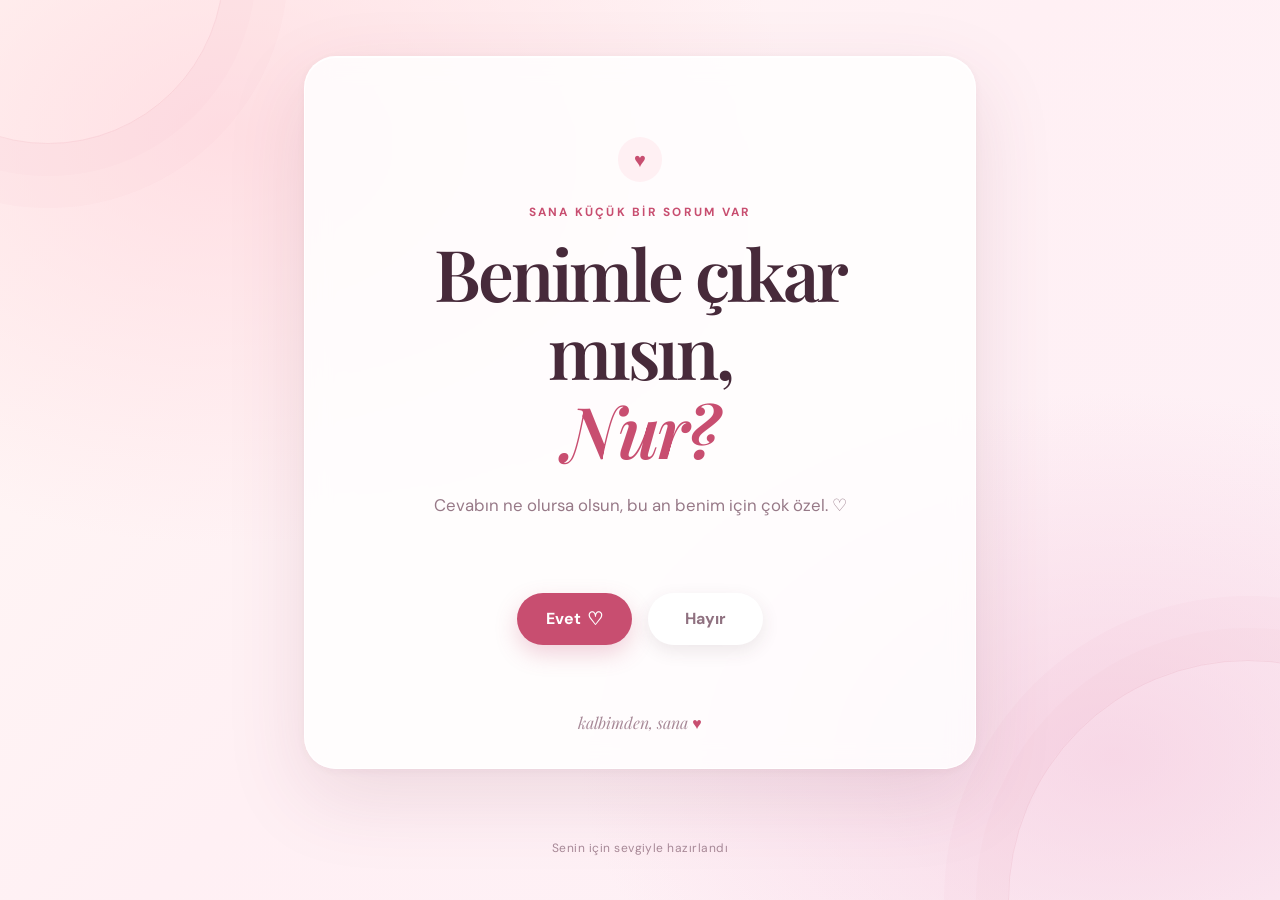
<file: index.html>
<!doctype html>
<html lang="tr">
  <head>
    <meta charset="utf-8" />
    <meta name="viewport" content="width=device-width, initial-scale=1" />
    <meta name="theme-color" content="#fff4f5" />
    <meta name="description" content="Nur için küçük bir soru…" />
    <title>Nur, benimle çıkar mısın?</title>
    <link rel="preconnect" href="https://fonts.googleapis.com" />
    <link rel="preconnect" href="https://fonts.gstatic.com" crossorigin />
    <link href="https://fonts.googleapis.com/css2?family=DM+Sans:wght@400;500;600;700&family=Playfair+Display:wght@500;600;700&display=swap" rel="stylesheet" />
    <link rel="stylesheet" href="styles.css" />
    <script src="proposal.js" defer></script>
  </head>
  <body class="proposal-page">
    <div class="ambient ambient-one" aria-hidden="true"></div>
    <div class="ambient ambient-two" aria-hidden="true"></div>
    <div id="heart-field" class="heart-field" aria-hidden="true"></div>
    <main class="proposal-shell">
      <section class="proposal-card" aria-labelledby="proposal-title">
        <div class="tiny-heart" aria-hidden="true">♥</div>
        <p class="eyebrow">Sana küçük bir sorum var</p>
        <h1 id="proposal-title">Benimle çıkar mısın,<br /><span>Nur?</span></h1>
        <p class="subline">Cevabın ne olursa olsun, bu an benim için çok özel. ♡</p>
        <div class="button-playground" id="button-playground">
          <a class="answer-button yes-button" id="yes-button" href="letter.html">Evet <span aria-hidden="true">♡</span></a>
          <button class="answer-button no-button" id="no-button" type="button">Hayır</button>
        </div>
        <p class="signature">kalbimden, sana <span aria-hidden="true">♥</span></p>
      </section>
      <p class="page-note">Senin için sevgiyle hazırlandı</p>
    </main>
  </body>
</html>
</file>
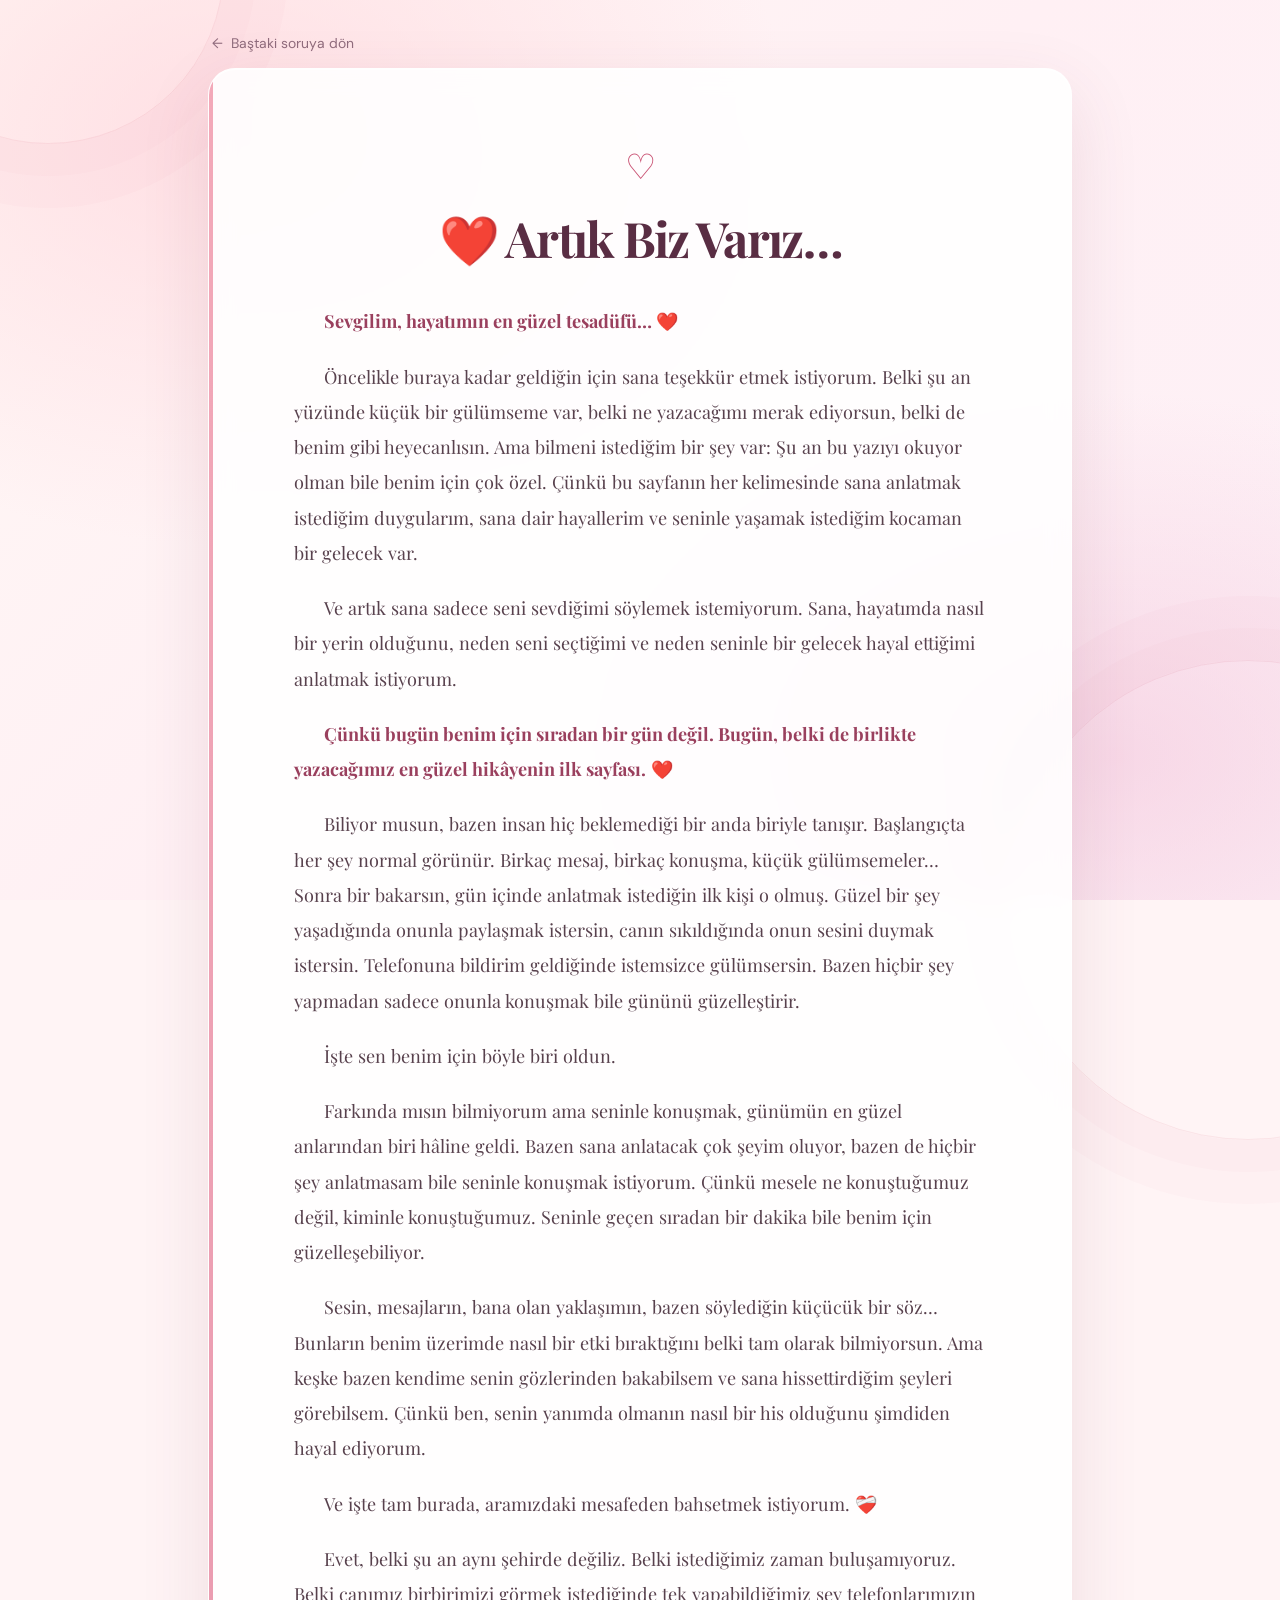
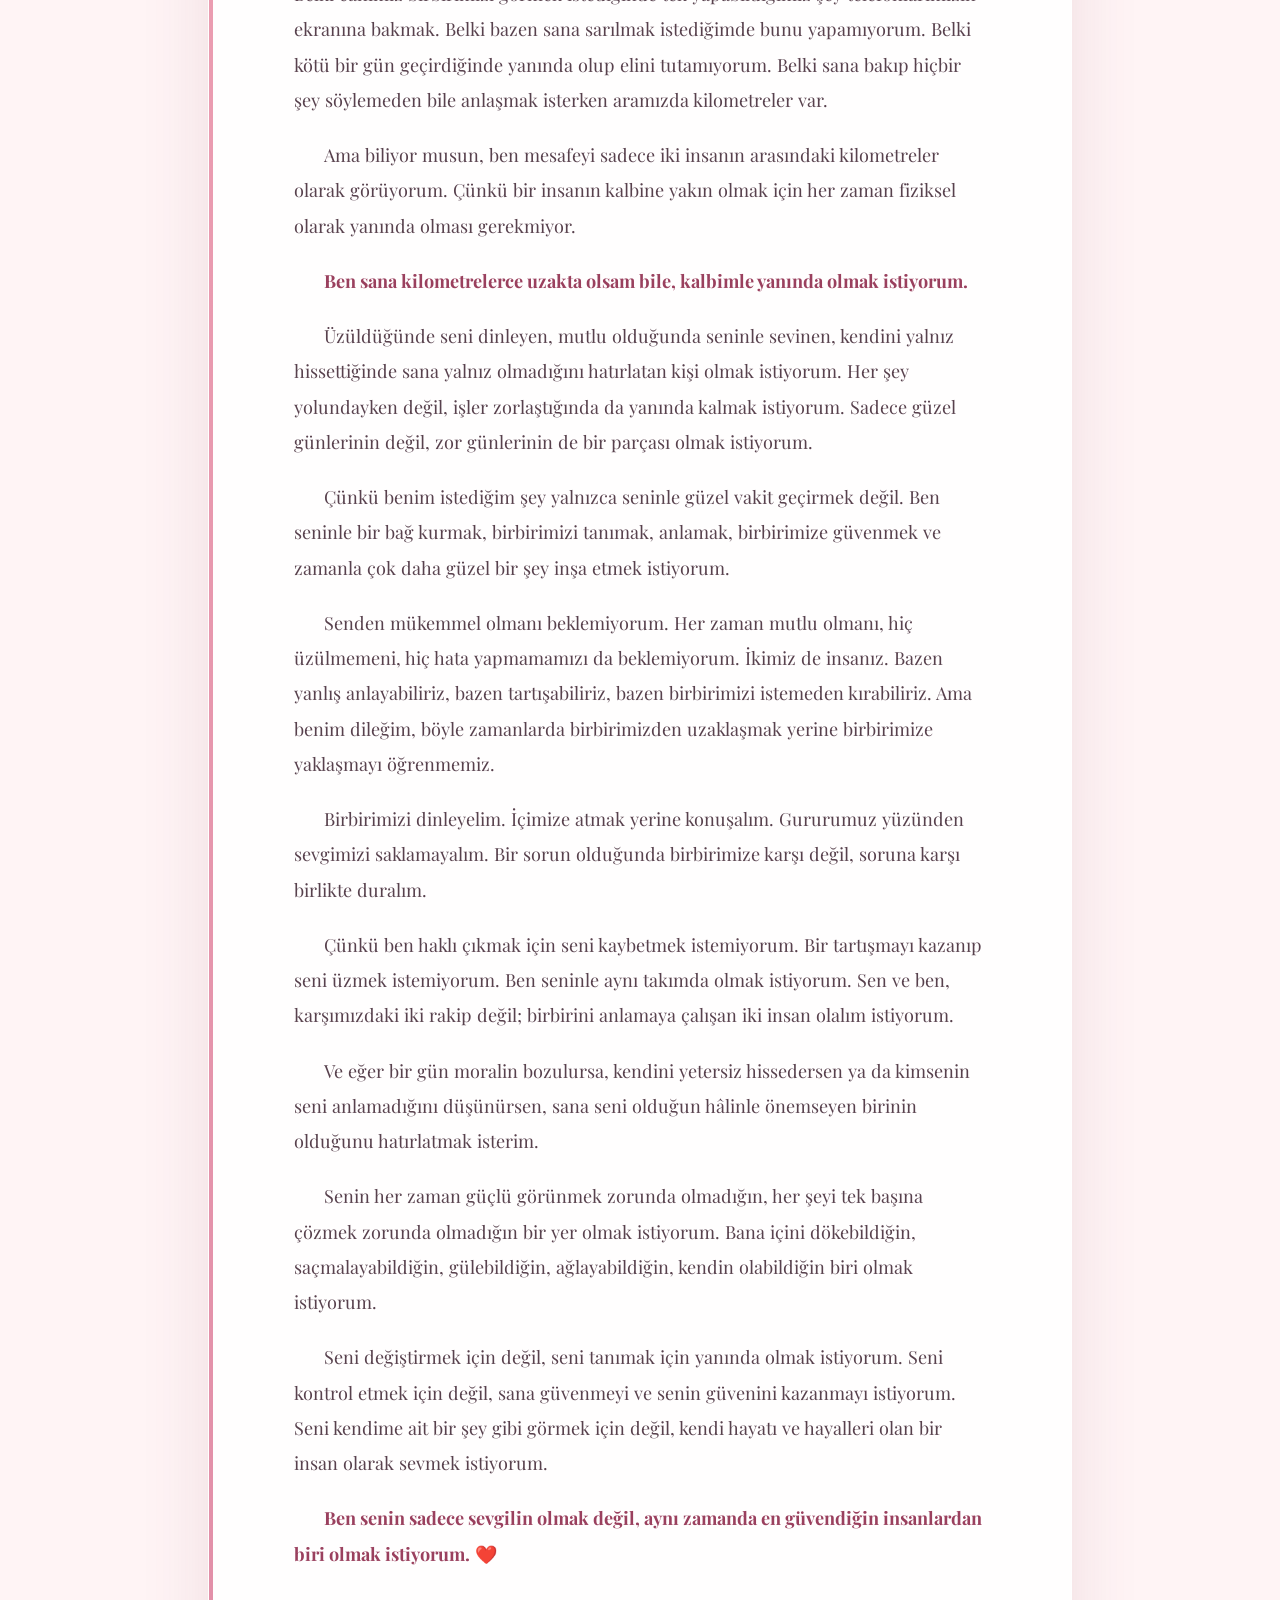
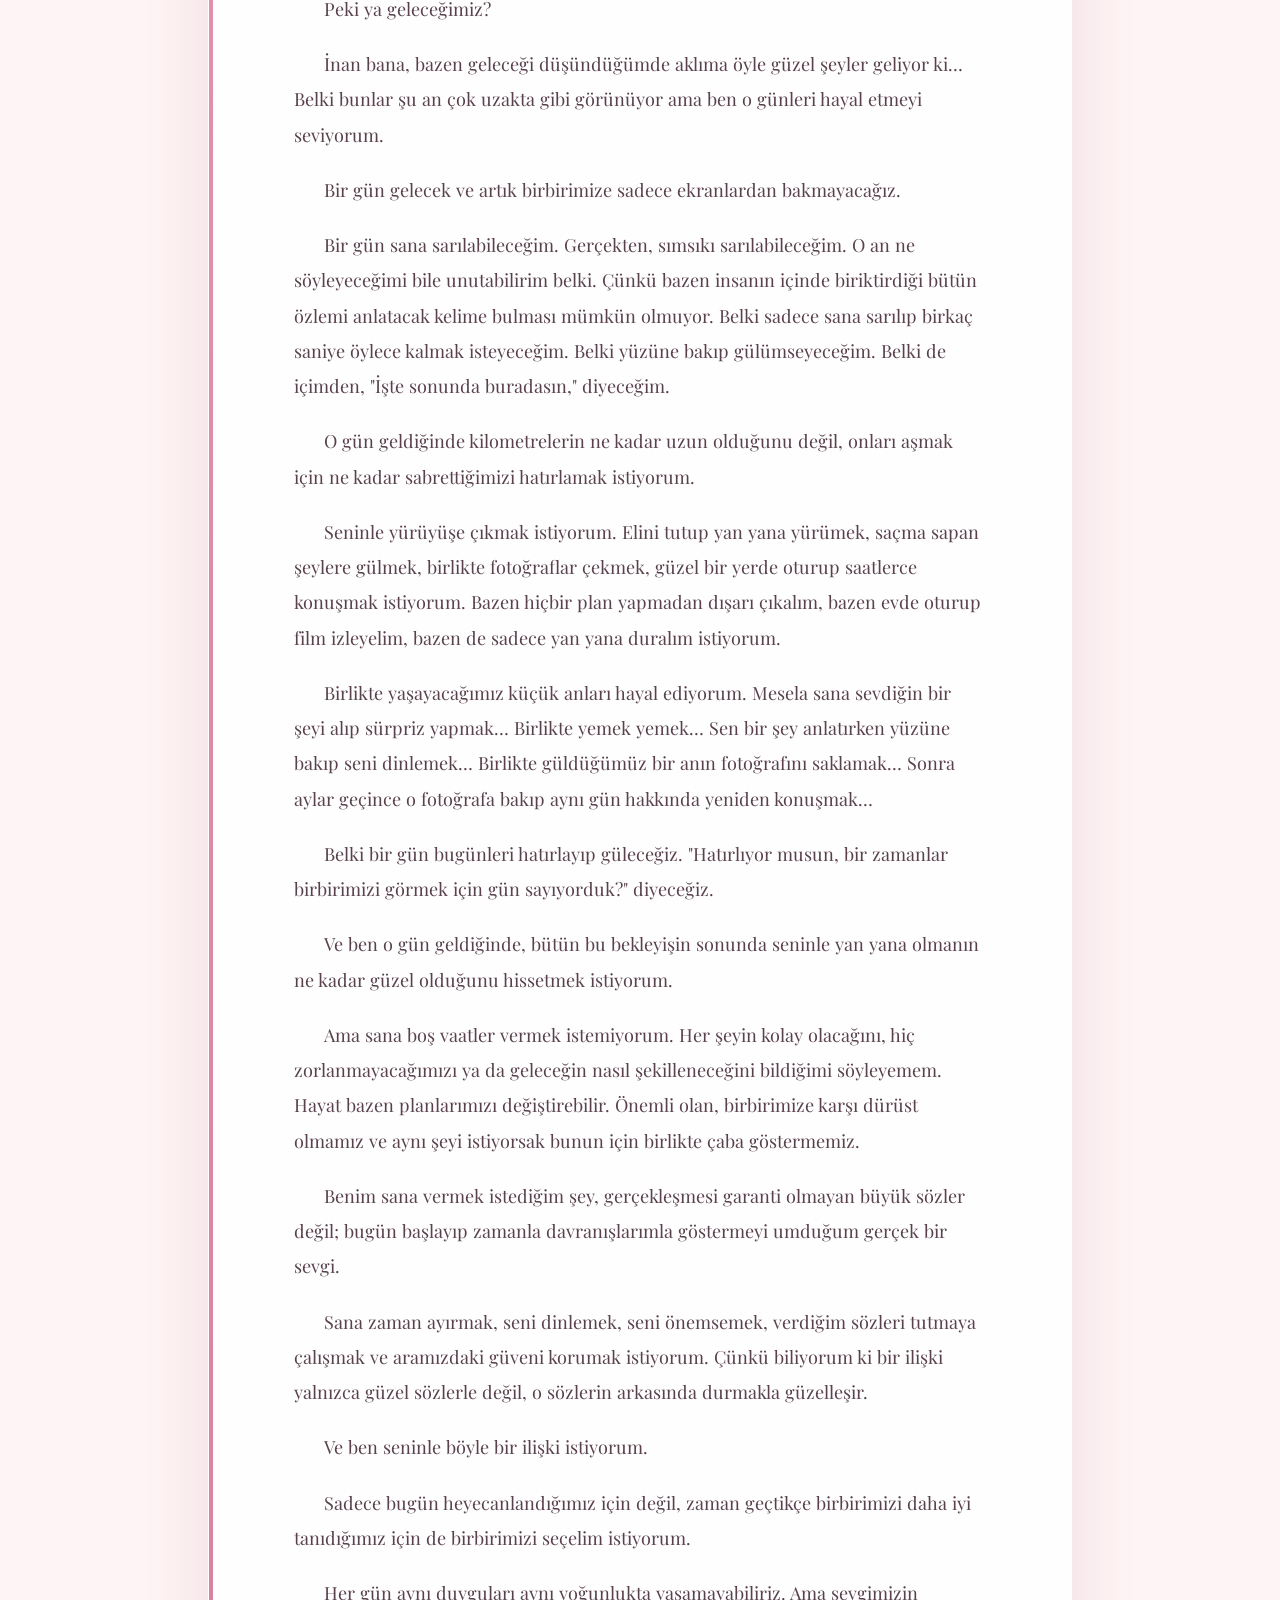
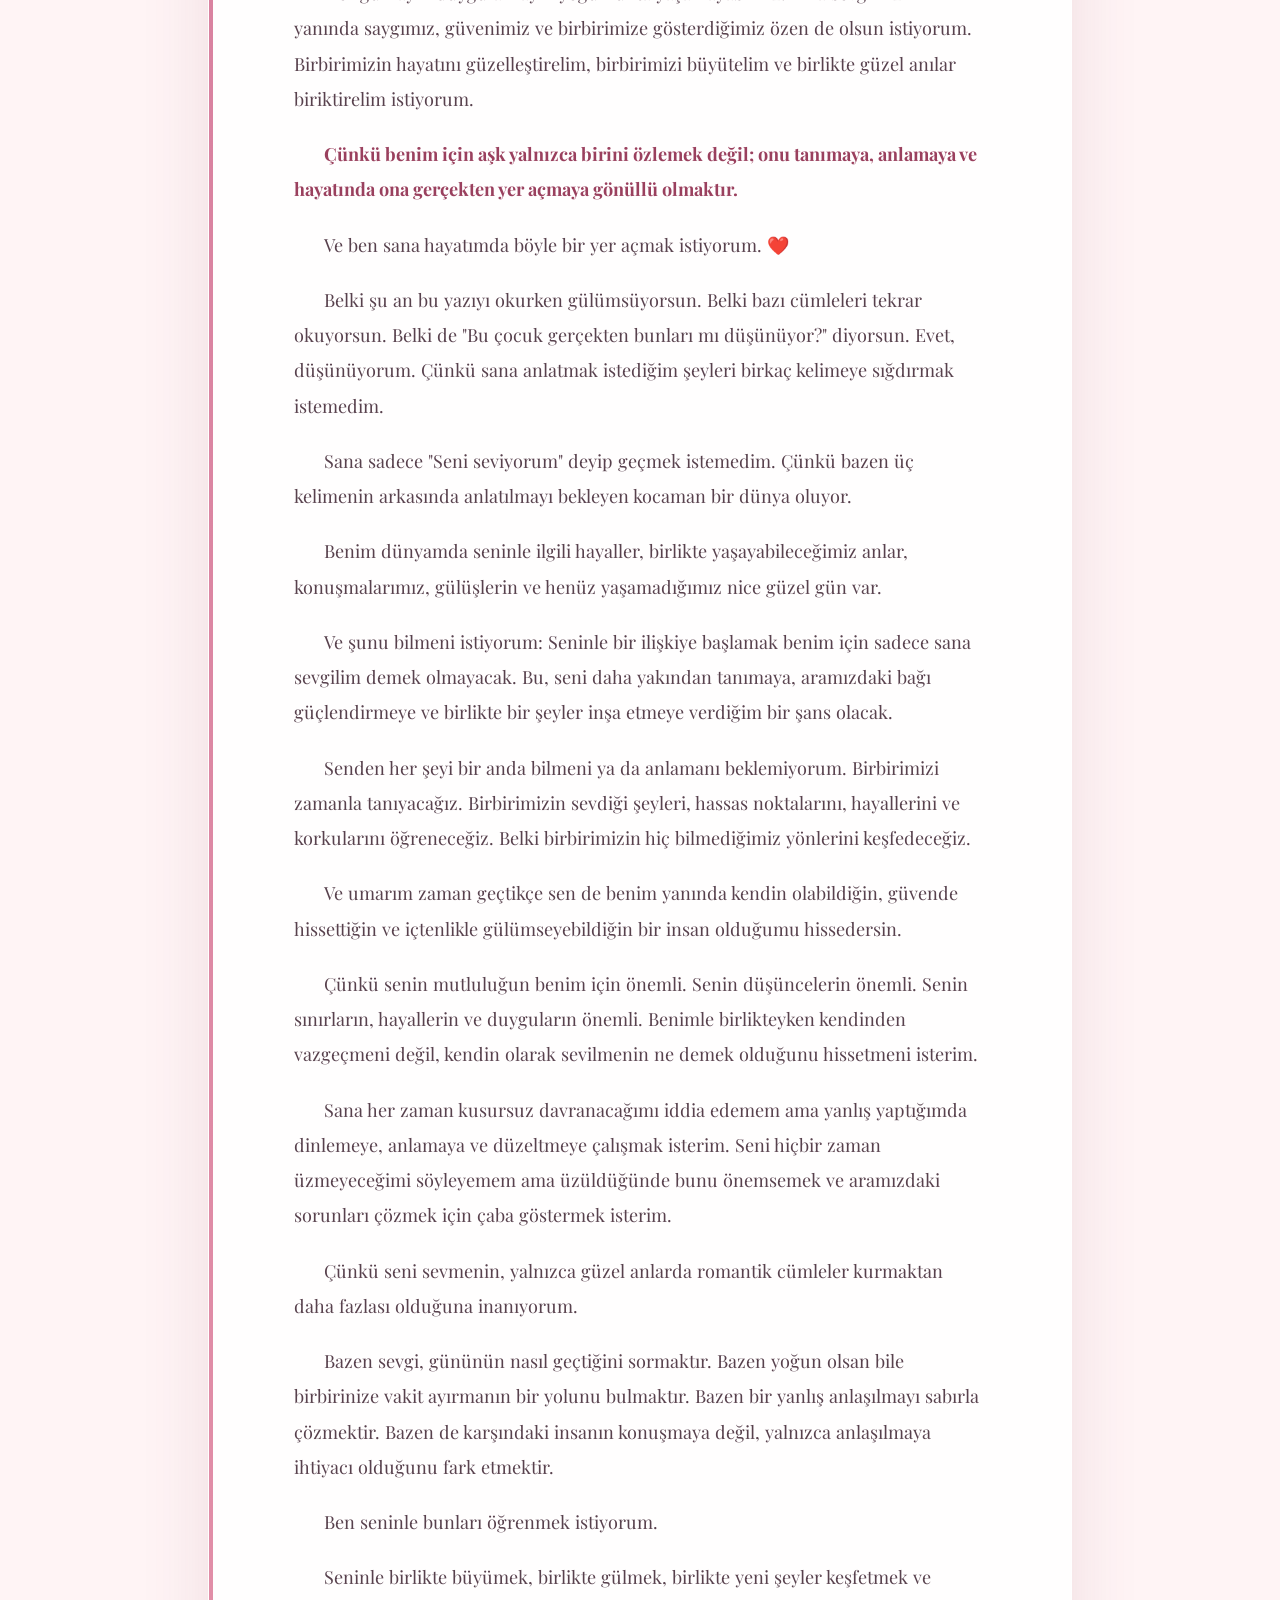
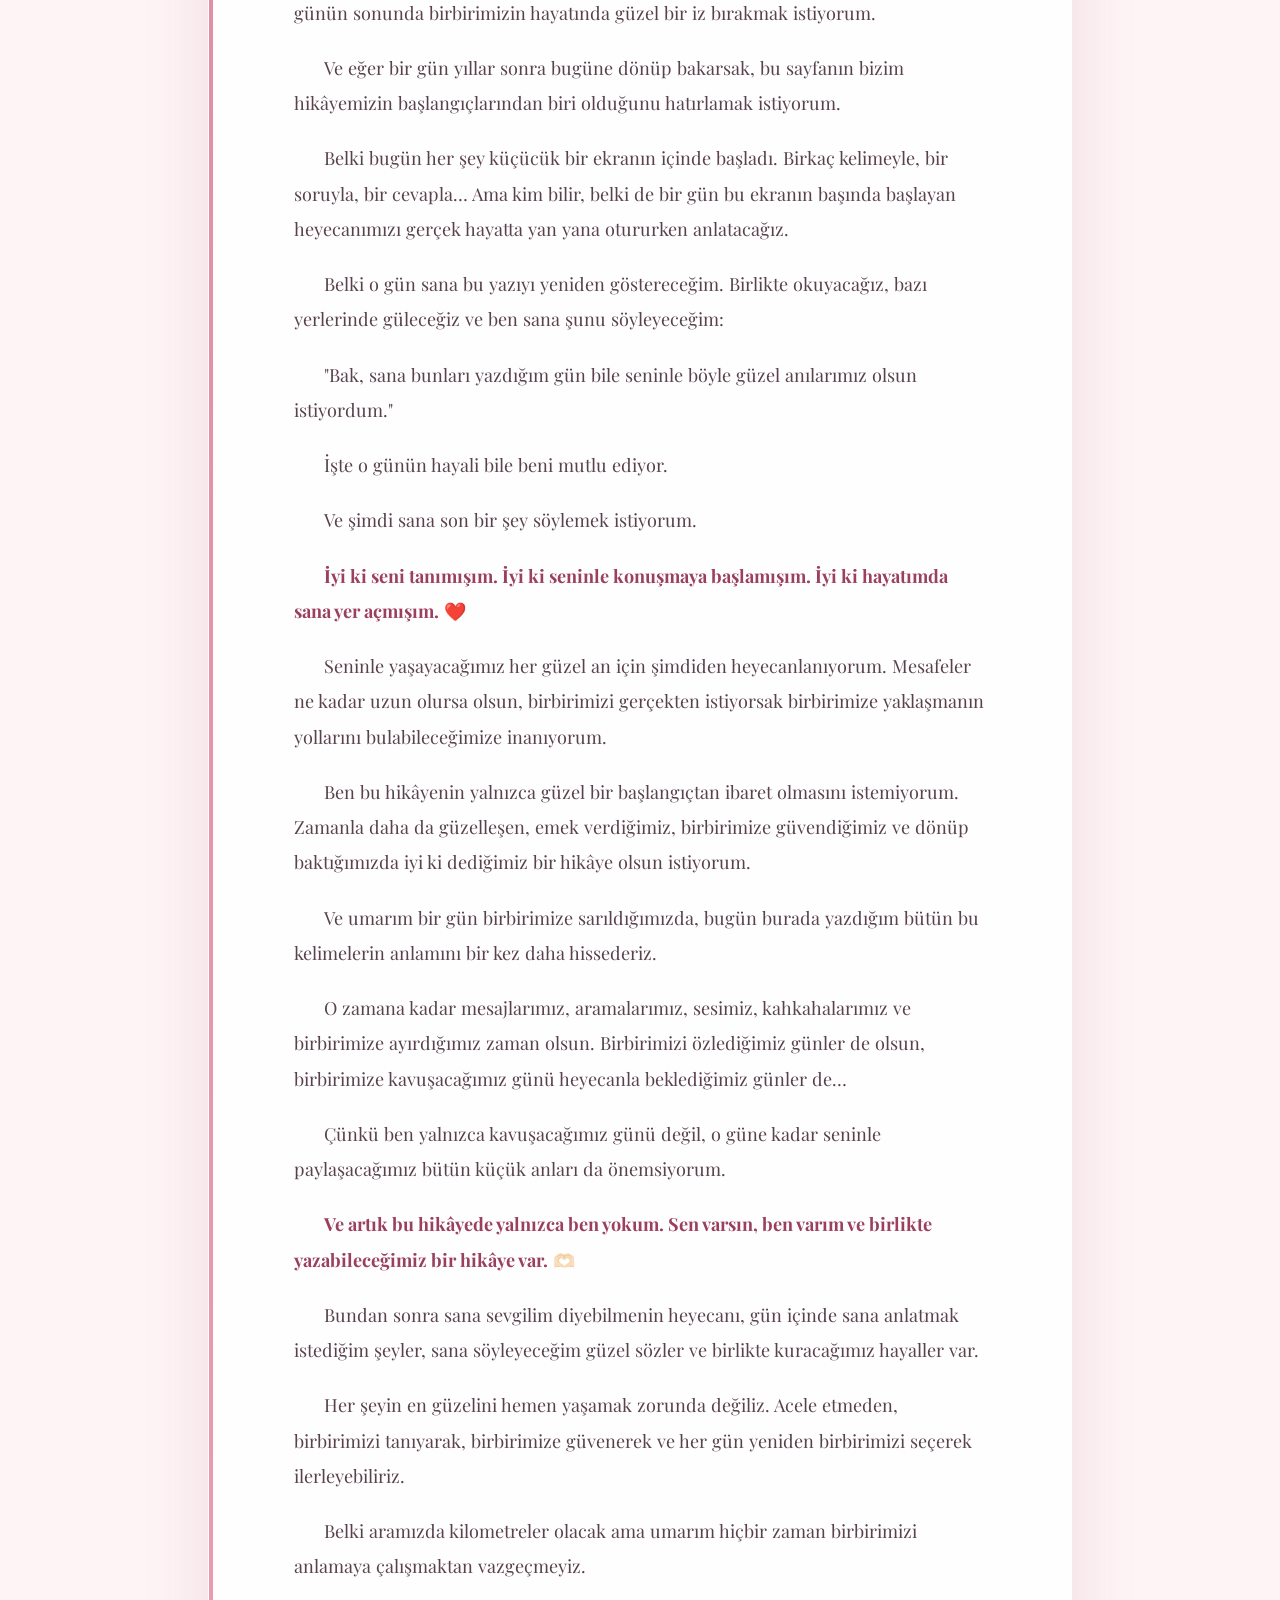
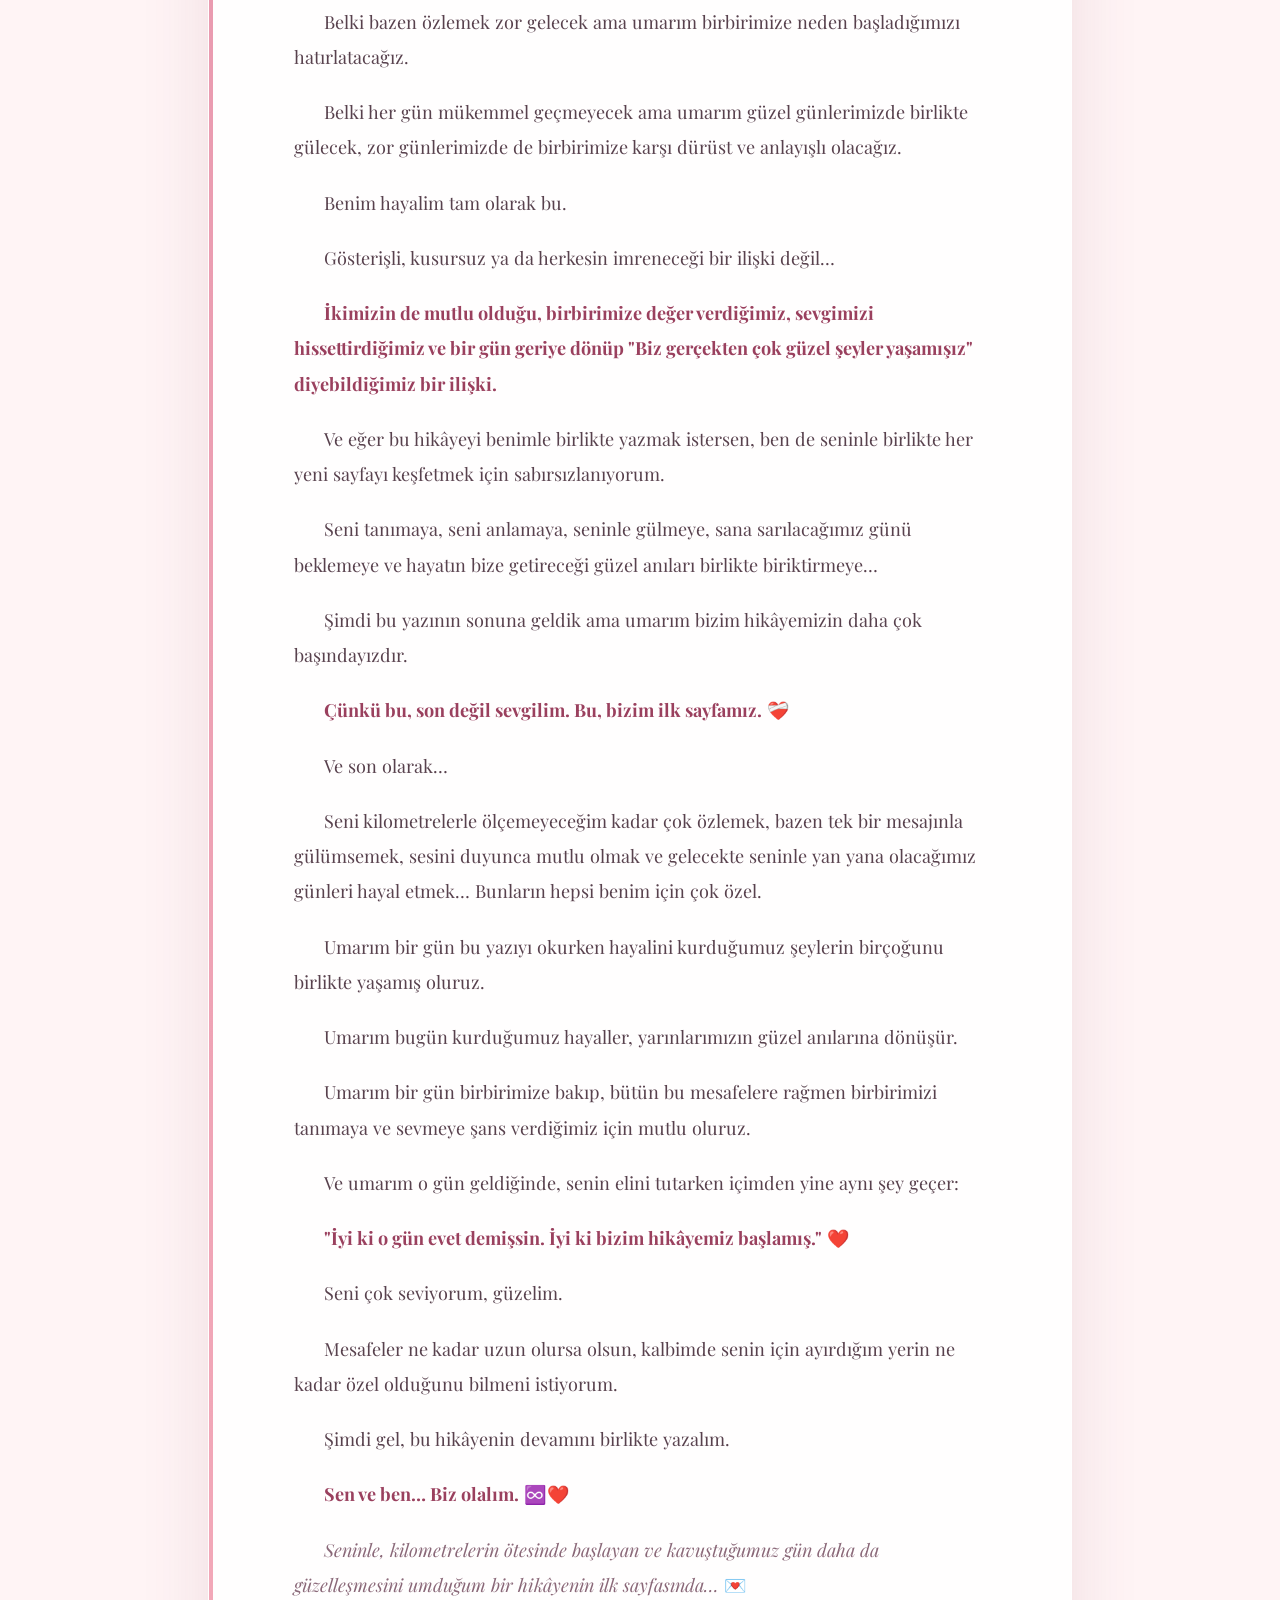
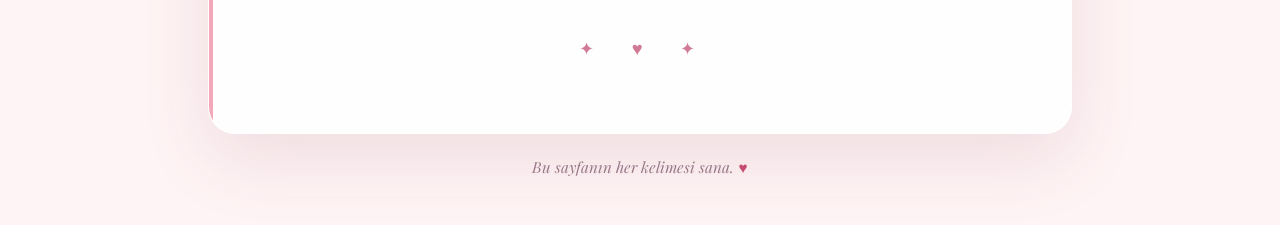
<file: letter.html>
<!doctype html>
<html lang="tr">
  <head>
    <meta charset="utf-8" />
    <meta name="viewport" content="width=device-width, initial-scale=1" />
    <meta name="theme-color" content="#fff4f5" />
    <meta name="description" content="Nur için, kalpten yazılmış bir mektup." />
    <title>Artık Biz Varız…</title>
    <link rel="preconnect" href="https://fonts.googleapis.com" />
    <link rel="preconnect" href="https://fonts.gstatic.com" crossorigin />
    <link href="https://fonts.googleapis.com/css2?family=DM+Sans:wght@400;500;600;700&family=Playfair+Display:wght@500;600;700&display=swap" rel="stylesheet" />
    <link rel="stylesheet" href="styles.css" />
    <script src="letter.js" defer></script>
  </head>
  <body class="letter-page">
    <div class="ambient ambient-one" aria-hidden="true"></div>
    <div class="ambient ambient-two" aria-hidden="true"></div>
    <div id="heart-field" class="heart-field" aria-hidden="true"></div>
    <main class="letter-shell">
      <a class="back-link" href="index.html"><span aria-hidden="true">←</span> Baştaki soruya dön</a>
      <article class="letter-card">
        <div class="letter-flourish" aria-hidden="true">♡</div>
        <div id="letter-content" class="letter-content">
          <p class="loading-note">Mektubun açılıyor… <span aria-hidden="true">♡</span></p>
        </div>
        <div class="letter-end" aria-hidden="true">✦ &nbsp; ♥ &nbsp; ✦</div>
      </article>
      <footer class="letter-footer">Bu sayfanın her kelimesi sana. <span aria-hidden="true">♥</span></footer>
    </main>
  </body>
</html>
</file>
<file: styles.css>
:root{
  color-scheme:light;
  --ink:#472a3a;
  --muted:#977987;
  --rose:#c84e70;
  --rose-dark:#a73558;
  --paper:rgba(255,255,255,.82);
  --serif:"Playfair Display",Georgia,serif;
  --sans:"DM Sans","Segoe UI",sans-serif;
}
*{box-sizing:border-box}
html{min-width:320px;scroll-behavior:smooth}
body{min-height:100vh;margin:0;overflow-x:hidden;color:var(--ink);background:#fff4f5;font-family:var(--sans)}
body::before{
  position:fixed;z-index:-2;inset:0;
  background:
    radial-gradient(ellipse at 18% 15%,rgba(255,213,220,.7),transparent 38%),
    radial-gradient(ellipse at 87% 84%,rgba(244,202,222,.65),transparent 34%),
    linear-gradient(135deg,#fff8f5 0%,#fff0f4 48%,#fdf1f7 100%);
  content:"";
}
.ambient{position:fixed;z-index:-1;width:22rem;aspect-ratio:1;border:1px solid rgba(200,78,112,.1);border-radius:50%;pointer-events:none}
.ambient-one{top:-13rem;left:-8rem;box-shadow:0 0 0 2rem rgba(200,78,112,.025),0 0 0 4rem rgba(200,78,112,.02)}
.ambient-two{right:-13rem;bottom:-15rem;width:30rem;box-shadow:0 0 0 2rem rgba(200,78,112,.025),0 0 0 4rem rgba(200,78,112,.02)}
.heart-field{position:fixed;z-index:0;inset:0;overflow:hidden;pointer-events:none}
.floating-heart{position:absolute;bottom:-3rem;color:rgba(200,78,112,.24);line-height:1;animation:float-heart var(--duration,9s) linear forwards;will-change:transform,opacity}
@keyframes float-heart{
  0%{opacity:0;transform:translate3d(0,0,0) rotate(-12deg) scale(.72)}
  12%{opacity:.8}82%{opacity:.62}
  100%{opacity:0;transform:translate3d(var(--drift,22px),-115vh,0) rotate(28deg) scale(1.15)}
}
.proposal-shell,.letter-shell{position:relative;z-index:1}
.proposal-shell{display:grid;min-height:100svh;place-items:center;padding:2rem 1.25rem 1.25rem}
.proposal-card{
  width:min(100%,42rem);padding:clamp(2.5rem,8vw,5rem) clamp(1.3rem,7vw,4.5rem) 2.2rem;
  border:1px solid rgba(255,255,255,.9);border-radius:2rem;background:var(--paper);
  box-shadow:0 28px 80px rgba(123,56,84,.13),0 2px 12px rgba(123,56,84,.05),inset 0 1px 0 #fff;
  text-align:center;backdrop-filter:blur(12px);animation:card-arrive .9s cubic-bezier(.2,.8,.2,1) both
}
@keyframes card-arrive{from{opacity:0;transform:translateY(20px) scale(.985)}to{opacity:1;transform:translateY(0) scale(1)}}
.tiny-heart{display:grid;width:2.8rem;height:2.8rem;place-items:center;margin:0 auto 1.35rem;border-radius:50%;color:var(--rose);background:#fff0f3;font-size:1.25rem;animation:heartbeat 2.1s ease-in-out infinite}
@keyframes heartbeat{0%,35%,100%{transform:scale(1)}18%{transform:scale(1.15)}27%{transform:scale(1.05)}}
.eyebrow{margin:0 0 .9rem;color:var(--rose);font-size:.74rem;font-weight:700;letter-spacing:.19em;text-transform:uppercase}
.proposal-card h1{margin:0;font-family:var(--serif);font-size:clamp(2.5rem,8vw,4.45rem);font-weight:600;letter-spacing:-.045em;line-height:1.1}
.proposal-card h1 span{color:var(--rose);font-style:italic}
.subline{margin:1.35rem auto 0;color:var(--muted);font-size:clamp(.93rem,2.3vw,1.05rem);line-height:1.7}
.button-playground{position:relative;display:flex;min-height:10rem;align-items:center;justify-content:center;gap:1rem;margin-top:1.25rem;isolation:isolate}
.answer-button{display:inline-flex;min-width:7.2rem;min-height:3.25rem;align-items:center;justify-content:center;gap:.4rem;padding:.8rem 1.5rem;border:0;border-radius:999px;font:700 1rem/1 var(--sans);text-decoration:none;cursor:pointer;-webkit-tap-highlight-color:transparent;transition:background .2s ease,box-shadow .2s ease,transform .25s cubic-bezier(.2,.8,.2,1),font-size .25s ease,padding .25s ease}
.answer-button:focus-visible,.back-link:focus-visible{outline:3px solid #e48aa0;outline-offset:4px}
.yes-button{position:relative;z-index:1;color:#fff;background:var(--rose);box-shadow:0 9px 22px rgba(200,78,112,.25)}
.yes-button:hover{background:var(--rose-dark);box-shadow:0 12px 26px rgba(200,78,112,.32)}
.yes-button span{font-size:1.13em}
.no-button{position:relative;z-index:2;color:#8f7180;background:#fff;box-shadow:0 6px 18px rgba(76,45,61,.1);white-space:nowrap}
.no-button.is-running{position:absolute;transform:translate(-50%,-50%) rotate(var(--no-rotation,0deg))}
.no-button:hover{background:#fff8fa}
.signature{margin:.8rem 0 0;color:#a88a98;font-family:var(--serif);font-size:1rem;font-style:italic}
.signature span,.letter-footer span{color:var(--rose)}
.page-note{margin:1.35rem 0 0;color:#a88a98;font-size:.75rem;letter-spacing:.04em}
.letter-shell{width:min(calc(100% - 2rem),54rem);margin:0 auto;padding:2rem 0 3rem}
.back-link{display:inline-flex;align-items:center;gap:.5rem;margin:0 0 1rem .25rem;color:#906c7d;font-size:.87rem;text-decoration:none;transition:color .2s ease}
.back-link:hover{color:var(--rose-dark)}
.letter-card{position:relative;overflow:hidden;padding:clamp(2rem,7vw,4.5rem) clamp(1.35rem,7vw,5.3rem);border:1px solid rgba(255,255,255,.95);border-radius:1.7rem;background:rgba(255,255,255,.88);box-shadow:0 25px 70px rgba(123,56,84,.12),inset 0 1px 0 #fff;backdrop-filter:blur(12px)}
.letter-card::before{position:absolute;inset:0 auto 0 0;width:4px;background:linear-gradient(#f3a9b9,#d982a0,#f3a9b9);content:""}
.letter-flourish{margin:0 0 1.3rem;color:var(--rose);font-family:var(--serif);font-size:2.2rem;text-align:center;animation:heartbeat 2.5s ease-in-out infinite}
.letter-content{min-height:10rem;color:#58414d;font-family:var(--serif);font-size:clamp(1.02rem,2.45vw,1.13rem);line-height:1.95}
.letter-content h1{margin:0 0 2.25rem;color:#592d43;font-family:var(--serif);font-size:clamp(2rem,6vw,3.05rem);letter-spacing:-.035em;line-height:1.2;text-align:center;animation:card-arrive .9s both}
.letter-content p{margin:0 0 1.25rem;white-space:pre-wrap}
.letter-content strong{color:#9a405e;font-weight:700}
.letter-content em{color:#8a6878}
.letter-content .reveal{opacity:0;filter:blur(3px);transform:translateY(12px);transition:opacity .72s ease,filter .72s ease,transform .72s cubic-bezier(.2,.7,.2,1)}
.letter-content .reveal.is-visible{opacity:1;filter:blur(0);transform:translateY(0)}
.loading-note,.load-error{color:var(--muted);text-align:center}
.letter-end{margin-top:2.2rem;color:#d17a95;font-size:1.15rem;letter-spacing:.35rem;text-align:center}
.letter-footer{padding:1.4rem 0 0;color:#9a7c8c;font-family:var(--serif);font-size:.95rem;font-style:italic;text-align:center}
@media(max-width:520px){
  .proposal-shell{padding:1rem .8rem}
  .proposal-card{border-radius:1.45rem}
  .button-playground{min-height:10.5rem;gap:.65rem}
  .answer-button{min-width:6.3rem;min-height:3.1rem;padding:.75rem 1.15rem}
  .letter-shell{width:calc(100% - 1rem);padding-top:1rem}
  .letter-card{border-radius:1.25rem}
}
@media(prefers-reduced-motion:reduce){
  *,*::before,*::after{scroll-behavior:auto!important;animation-duration:.01ms!important;animation-iteration-count:1!important;transition-duration:.01ms!important}
  .floating-heart{display:none}
}
</file>
